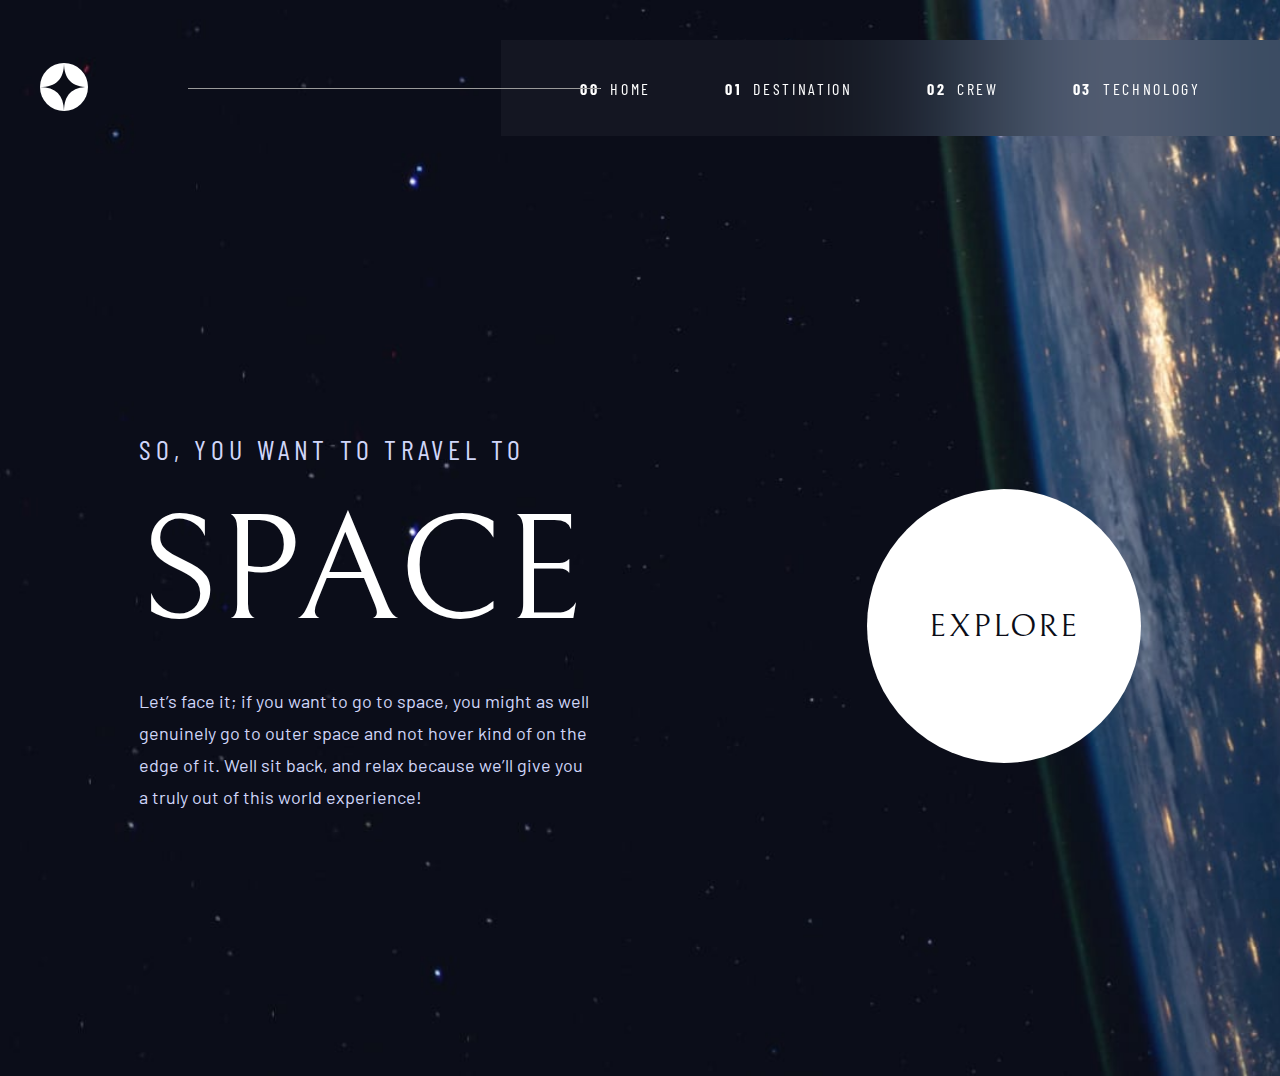
<file: starter-code/index.html>
<!DOCTYPE html>
<html lang="en">
<head>
  <meta charset="UTF-8">
  <meta http-equiv="X-UA-Compatible" content="IE=edge">
  <meta name="viewport" content="width=device-width, initial-scale=1.0">

  <link rel="preconnect" href="https://fonts.googleapis.com">
  <link rel="preconnect" href="https://fonts.gstatic.com" crossorigin>
  <link href="https://fonts.googleapis.com/css2?family=Barlow&family=Barlow+Condensed:wght@400;700&family=Bellefair&display=swap" rel="stylesheet">

  <link rel="icon" type="image/png" sizes="32x32" href="./assets/favicon-32x32.png">
  <link rel="stylesheet" href="../starter-code/css/reset.css">
  <link rel="stylesheet" href="../starter-code/css/index.css">
  <link rel="stylesheet" href="../starter-code/css/navgation.css">
  <link rel="stylesheet" href="../starter-code/css/button.css">
  <link rel="stylesheet" href="../starter-code/css/body-index.css">
  
  <title>Frontend Mentor | Space tourism website</title>
</head>
<body>

  <header>
    <div class="div-head">
      <a href="#" target="_blank"><img src="/starter-code/assets/shared/logo.svg" alt="logo image"></a> 
      <hr>
      <nav class="navgation-head">
        <div class="wrap-anchor">
          <a class="a-nav" href="index.html"> <span class="nav-span">00</span> Home</a>
          <a class="a-nav" href="destination-moon.html"> <span class="nav-span">01</span> Destination</a>
          <a class="a-nav" href="crew-commander.html"> <span class="nav-span">02</span> Crew</a>
          <a class="a-nav" href="technology-vehicle.html"> <span class="nav-span">03</span> Technology</a>
        </div>
      </nav>
    </div>
  </header>

  <section class="inicial-div">
    <div class="wrap-principal">
      <h2 class="heading-2">So, you want to travel to</h2>  
      <h1 class="heading-1">Space</h1>
      <p class="paragraph-1">
        Let’s face it; if you want to go to space, you might as well genuinely go to 
        outer space and not hover kind of on the edge of it. Well sit back, and relax 
        because we’ll give you a truly out of this world experience!
      </p>
    </div> 


    <a class="circle-explore" href="destination-moon.html">Explore</a>

  </section>
</body>
</html>
</file>
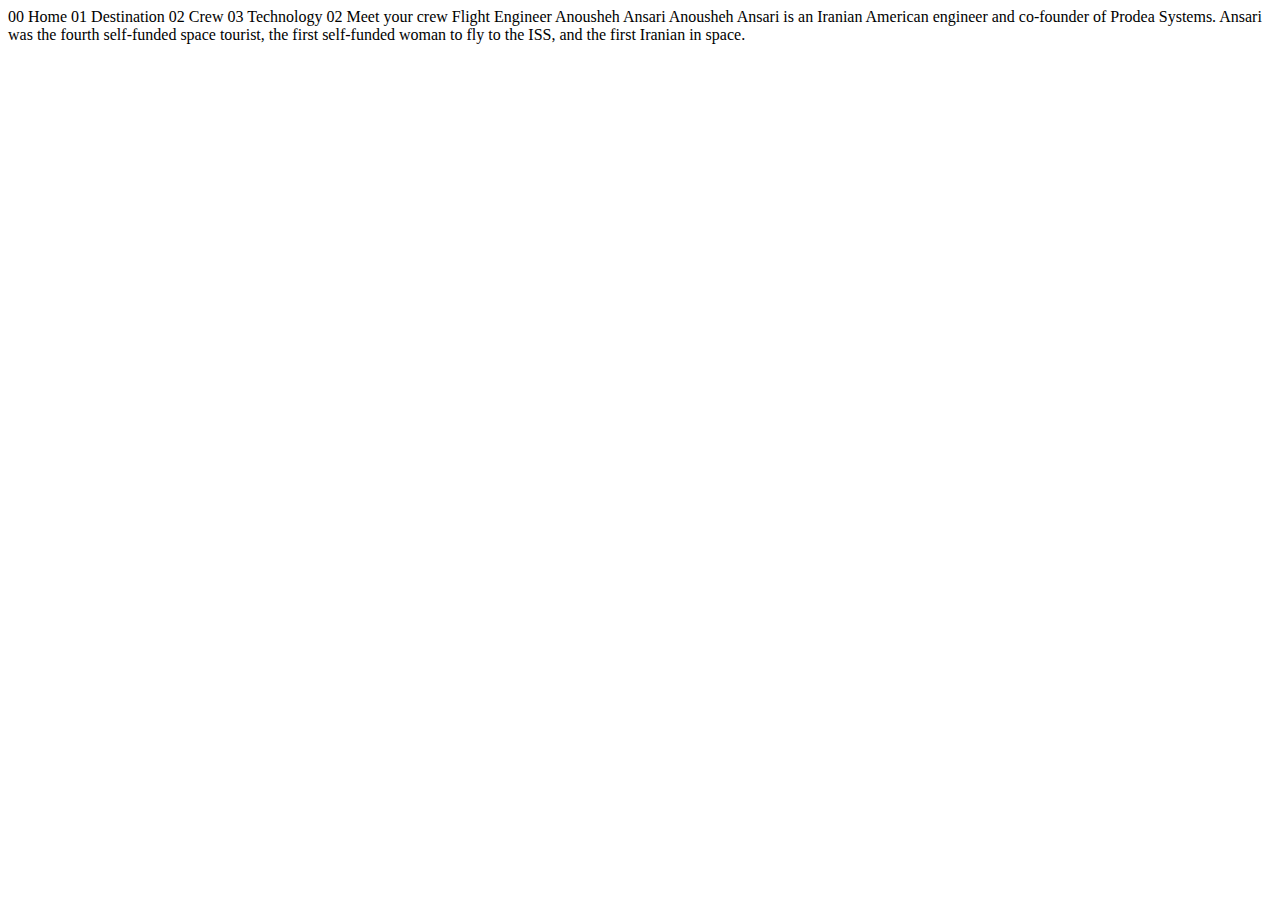
<file: starter-code/crew-engineer.html>
<!DOCTYPE html>
<html lang="en">
<head>
  <meta charset="UTF-8">
  <meta name="viewport" content="width=device-width, initial-scale=1.0">

  <link rel="icon" type="image/png" sizes="32x32" href="./assets/favicon-32x32.png">
  
  <title>Frontend Mentor | Space tourism website</title>
</head>
<body>

  00 Home
  01 Destination
  02 Crew
  03 Technology

  02 Meet your crew

  Flight Engineer
  Anousheh Ansari

  Anousheh Ansari is an Iranian American engineer and co-founder of Prodea Systems. 
  Ansari was the fourth self-funded space tourist, the first self-funded woman to 
  fly to the ISS, and the first Iranian in space. 
</body>
</html>
</file>
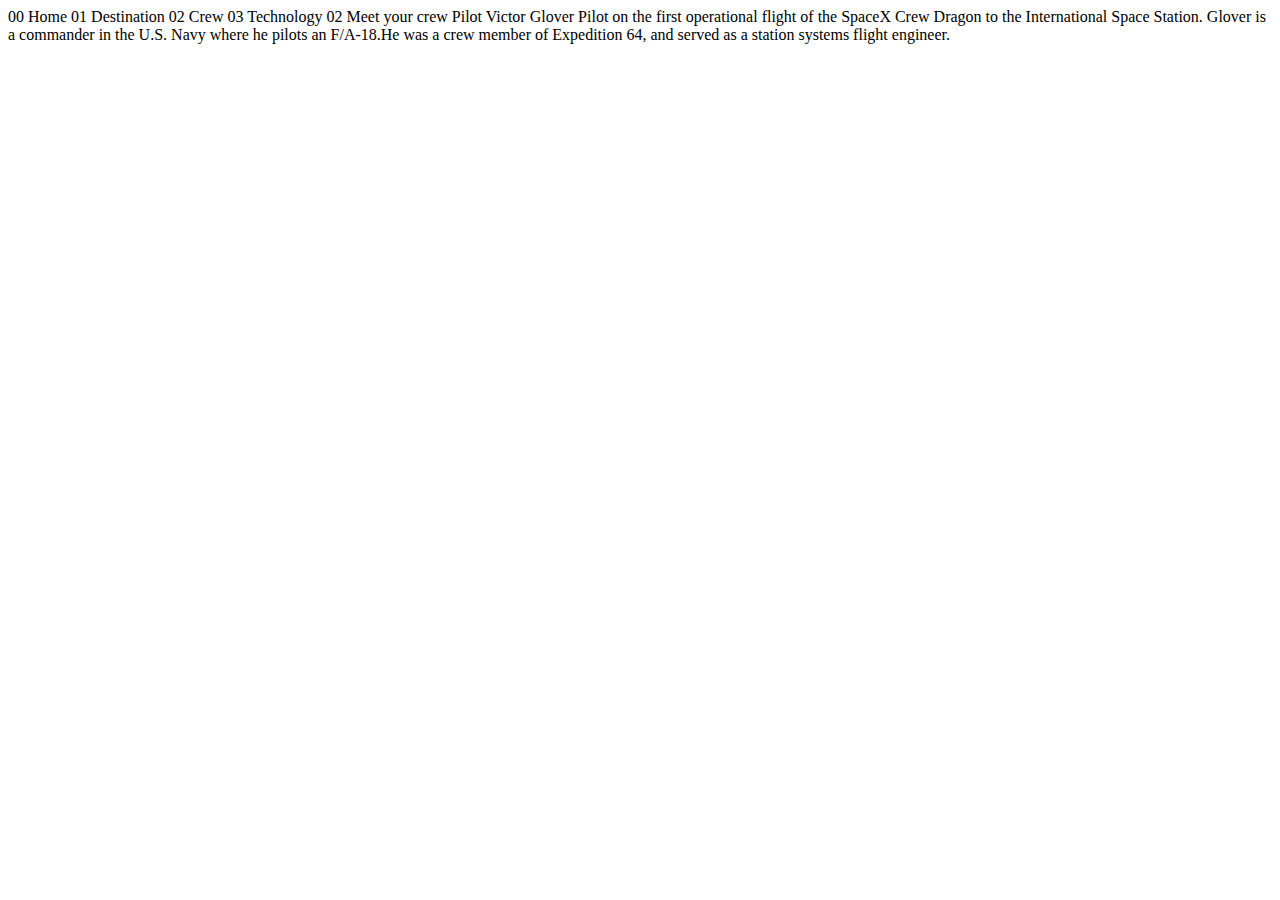
<file: starter-code/crew-pilot.html>
<!DOCTYPE html>
<html lang="en">
<head>
  <meta charset="UTF-8">
  <meta name="viewport" content="width=device-width, initial-scale=1.0">

  <link rel="icon" type="image/png" sizes="32x32" href="./assets/favicon-32x32.png">
  
  <title>Frontend Mentor | Space tourism website</title>
</head>
<body>

  00 Home
  01 Destination
  02 Crew
  03 Technology

  02 Meet your crew

  Pilot
  Victor Glover

  Pilot on the first operational flight of the SpaceX Crew Dragon to the 
  International Space Station. Glover is a commander in the U.S. Navy where 
  he pilots an F/A-18.He was a crew member of Expedition 64, and served as a 
  station systems flight engineer. 
</body>
</html>
</file>
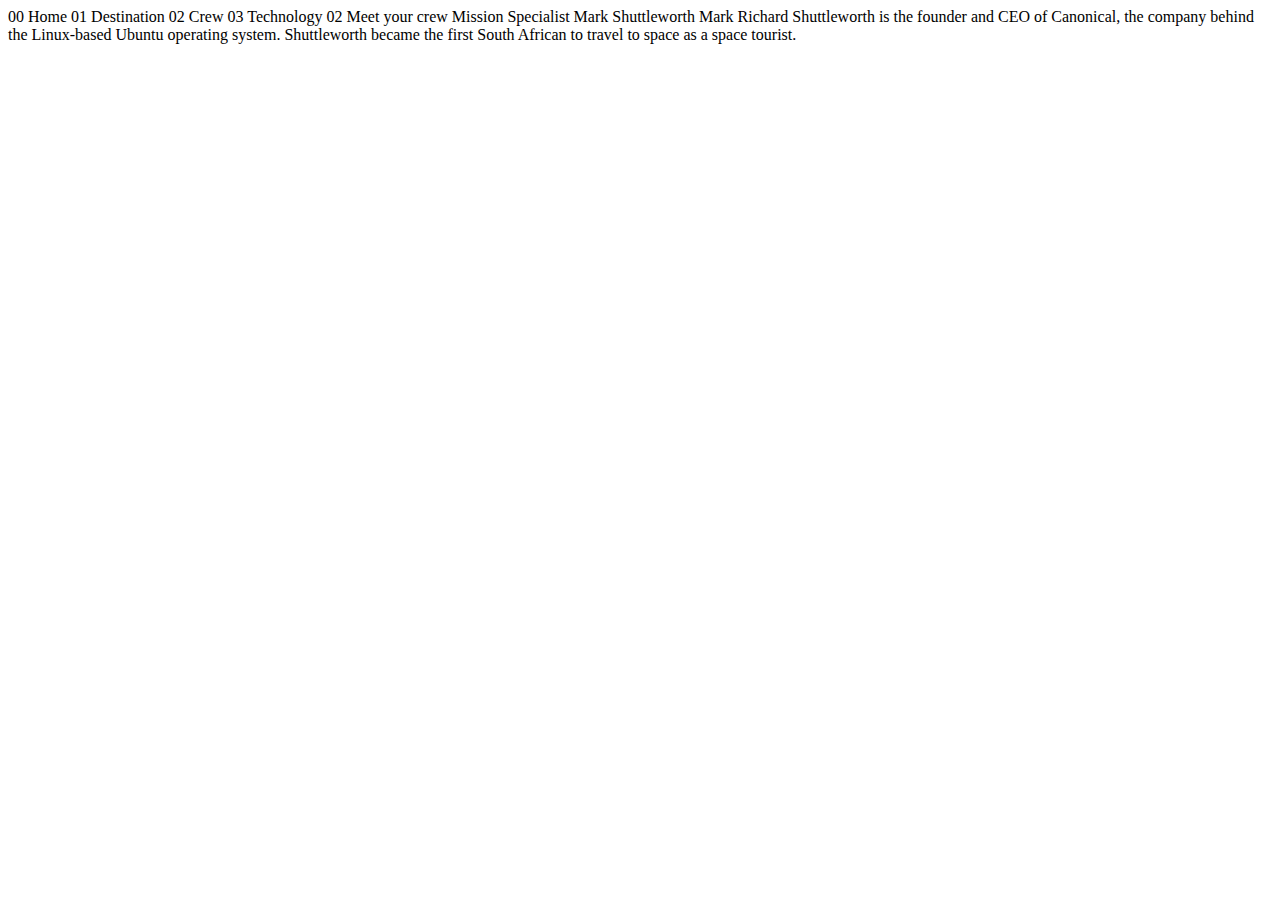
<file: starter-code/crew-specialist.html>
<!DOCTYPE html>
<html lang="en">
<head>
  <meta charset="UTF-8">
  <meta name="viewport" content="width=device-width, initial-scale=1.0">

  <link rel="icon" type="image/png" sizes="32x32" href="./assets/favicon-32x32.png">
  
  <title>Frontend Mentor | Space tourism website</title>
</head>
<body>

  00 Home
  01 Destination
  02 Crew
  03 Technology

  02 Meet your crew

  Mission Specialist
  Mark Shuttleworth

  Mark Richard Shuttleworth is the founder and CEO of Canonical, the company behind 
  the Linux-based Ubuntu operating system. Shuttleworth became the first South 
  African to travel to space as a space tourist.
</body>
</html>
</file>
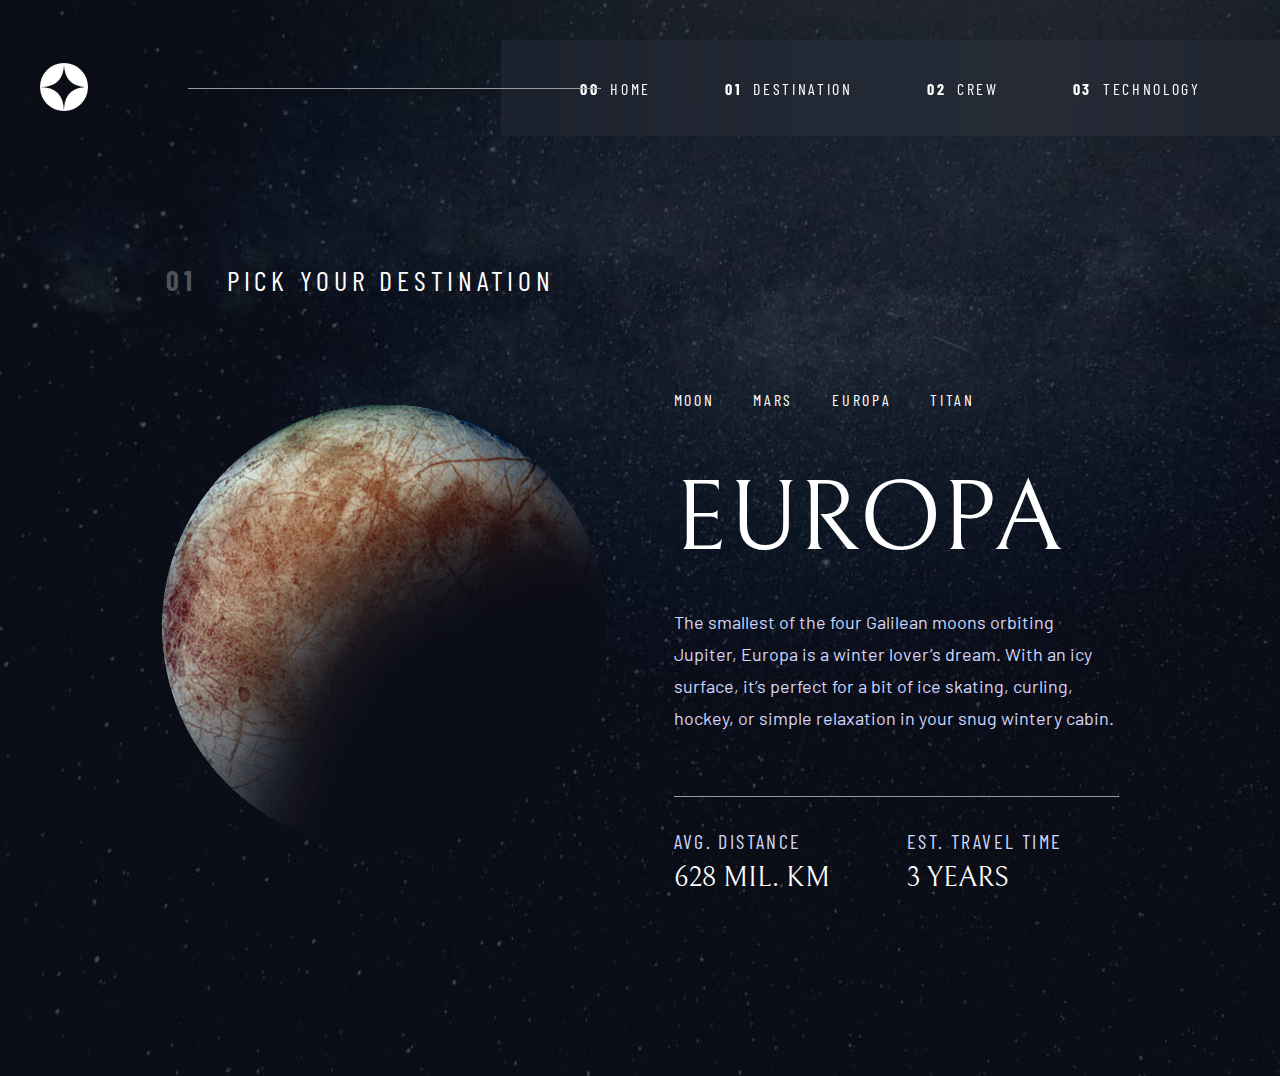
<file: starter-code/destination-europa.html>
<!DOCTYPE html>
<html lang="en">

<head>
  <meta charset="UTF-8">
  <meta http-equiv="X-UA-Compatible" content="IE=edge">
  <meta name="viewport" content="width=device-width, initial-scale=1.0">

  <link rel="preconnect" href="https://fonts.googleapis.com">
  <link rel="preconnect" href="https://fonts.gstatic.com" crossorigin>
  <link
    href="https://fonts.googleapis.com/css2?family=Barlow&family=Barlow+Condensed:wght@400;700&family=Bellefair&display=swap"
    rel="stylesheet">

  <link rel="icon" type="image/png" sizes="32x32" href="./assets/favicon-32x32.png">
  <link rel="stylesheet" href="../starter-code/css/reset.css">
  <link rel="stylesheet" href="../starter-code/css/destination.css">
  <link rel="stylesheet" href="../starter-code/css/navgation.css">
  <link rel="stylesheet" href="../starter-code/css/button.css">
  <link rel="stylesheet" href="../starter-code/css/body-index.css">
  <link rel="stylesheet" href="../starter-code/css/body-destination.css">


  <title>Frontend Mentor | Space tourism website</title>
</head>

<body>

  <header>
    <div class="div-head">
      <a href="#" target="_blank"><img src="/starter-code/assets/shared/logo.svg" alt="logo image"></a>
      <hr>
      <nav class="navgation-head">
        <div class="wrap-anchor">
          <a class="a-nav" href="index.html"> <span class="nav-span">00</span> Home</a>
          <a class="a-nav" href="destination-moon.html"> <span class="nav-span">01</span> Destination</a>
          <a class="a-nav" href="crew-commander.html"> <span class="nav-span">02</span> Crew</a>
          <a class="a-nav" href="technology-vehicle.html"> <span class="nav-span">03</span> Technology</a>
        </div>
      </nav>
    </div>
  </header>

  <section class="inicial-div destination-div">

    <h2 class="heading-2 heading2-destination"><span class="dest-span">01</span>Pick your destination</h2>
    <img src="../starter-code/assets/destination/image-europa.png" alt="Europe">

    <div class="wrap-destination">
      <div class="nav-destination">
        <div>
          <a class="a-dest" href="destination-moon.html">Moon</a>
          <a class="a-dest" href="destination-mars.html">Mars</a>
          <a class="a-dest" href="destination-europa.html">Europa</a>
          <a class="a-dest" href="destination-titan.html">Titan</a>
        </div>
      </div>

      <h1 class="heading-1 heading1-destination">Europa</h1>

      <p class="paragraph-1 p-dest">The smallest of the four Galilean moons orbiting Jupiter, Europa is a 
        winter lover’s dream. With an icy surface, it’s perfect for a bit of 
        ice skating, curling, hockey, or simple relaxation in your snug 
        wintery cabin.</p>

      <hr class="hr-dest">
      <div class="distance">
        <div class="wrap-distance">
          <h3 class="h3-dest">Avg. distance</h3>
          <p class="p-distance">628 mil. km</p>
        </div>

        <div class="wrap-distance">
          <h3 class="h3-dest">Est. travel time</h3>
          <p class="p-distance">3 years</p>
        </div>
      </div>
    </div>

  </section>
</body>

</html>
</file>
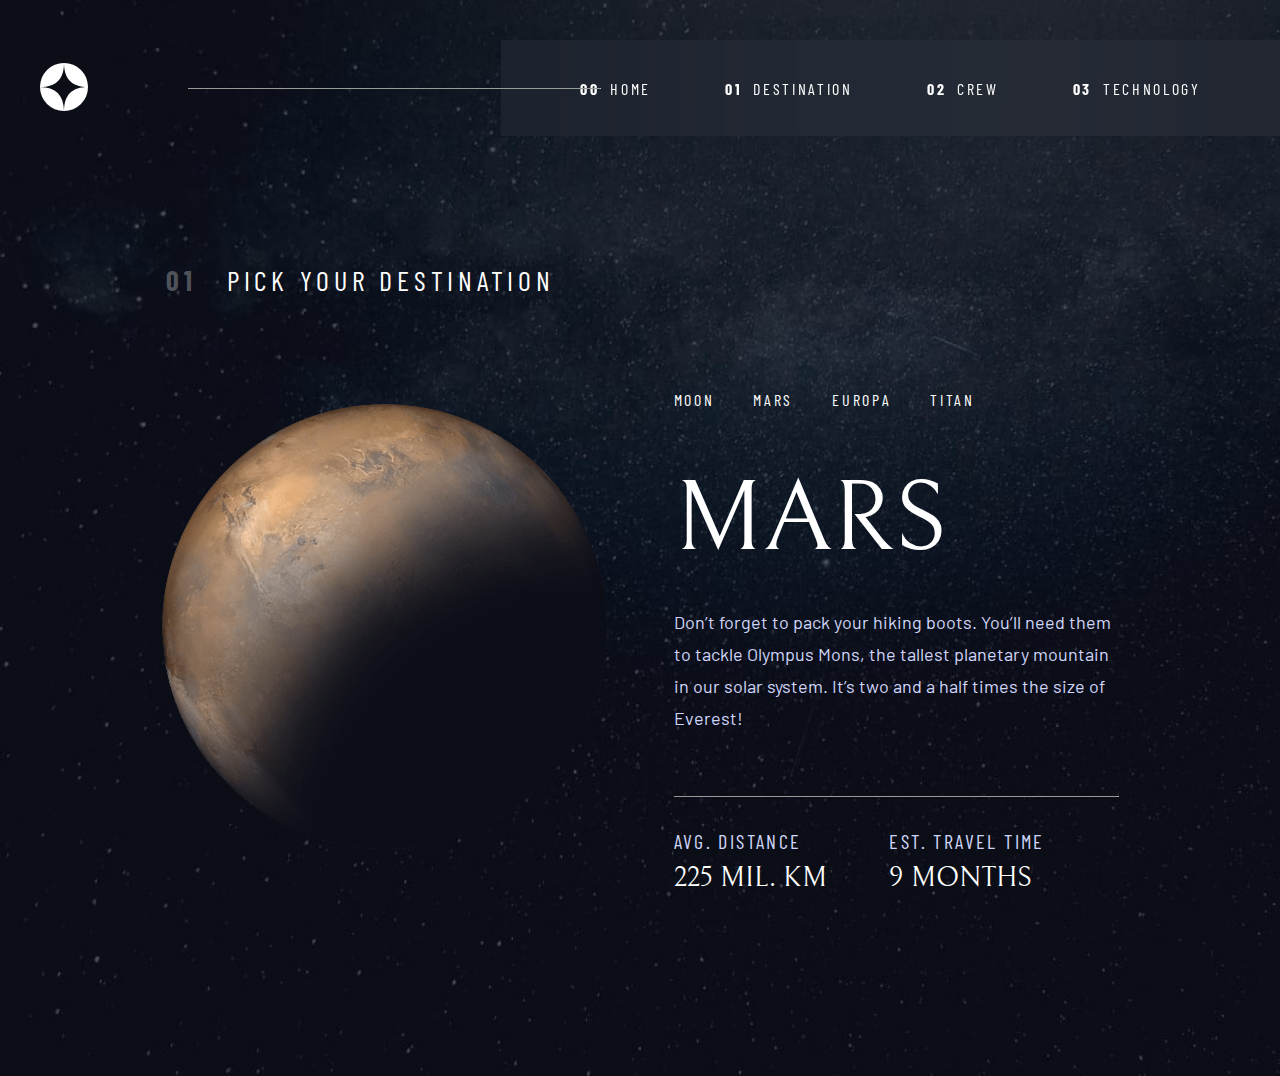
<file: starter-code/destination-mars.html>
<!DOCTYPE html>
<html lang="en">

<head>
  <meta charset="UTF-8">
  <meta http-equiv="X-UA-Compatible" content="IE=edge">
  <meta name="viewport" content="width=device-width, initial-scale=1.0">

  <link rel="preconnect" href="https://fonts.googleapis.com">
  <link rel="preconnect" href="https://fonts.gstatic.com" crossorigin>
  <link
    href="https://fonts.googleapis.com/css2?family=Barlow&family=Barlow+Condensed:wght@400;700&family=Bellefair&display=swap"
    rel="stylesheet">

  <link rel="icon" type="image/png" sizes="32x32" href="./assets/favicon-32x32.png">
  <link rel="stylesheet" href="../starter-code/css/reset.css">
  <link rel="stylesheet" href="../starter-code/css/destination.css">
  <link rel="stylesheet" href="../starter-code/css/navgation.css">
  <link rel="stylesheet" href="../starter-code/css/button.css">
  <link rel="stylesheet" href="../starter-code/css/body-index.css">
  <link rel="stylesheet" href="../starter-code/css/body-destination.css">


  <title>Frontend Mentor | Space tourism website</title>
</head>

<body>

  <header>
    <div class="div-head">
      <a href="#" target="_blank"><img src="/starter-code/assets/shared/logo.svg" alt="logo image"></a>
      <hr>
      <nav class="navgation-head">
        <div class="wrap-anchor">
          <a class="a-nav" href="index.html"> <span class="nav-span">00</span> Home</a>
          <a class="a-nav" href="destination-moon.html"> <span class="nav-span">01</span> Destination</a>
          <a class="a-nav" href="crew-commander.html"> <span class="nav-span">02</span> Crew</a>
          <a class="a-nav" href="technology-vehicle.html"> <span class="nav-span">03</span> Technology</a>
        </div>
      </nav>
    </div>
  </header>

  <section class="inicial-div destination-div">

    <h2 class="heading-2 heading2-destination"><span class="dest-span">01</span>Pick your destination</h2>
    <img src="../starter-code/assets/destination/image-mars.png" alt="Mars">

    <div class="wrap-destination">
      <div class="nav-destination">
        <div>
          <a class="a-dest" href="destination-moon.html">Moon</a>
          <a class="a-dest" href="destination-mars.html">Mars</a>
          <a class="a-dest" href="destination-europa.html">Europa</a>
          <a class="a-dest" href="destination-titan.html">Titan</a>
        </div>
      </div>

      <h1 class="heading-1 heading1-destination">Mars</h1>

      <p class="paragraph-1 p-dest">Don’t forget to pack your hiking boots. You’ll need them to tackle Olympus Mons, 
        the tallest planetary mountain in our solar system. It’s two and a half times 
        the size of Everest!</p>

      <hr class="hr-dest">
      <div class="distance">
        <div class="wrap-distance">
          <h3 class="h3-dest">Avg. distance</h3>
          <p class="p-distance">225 mil. km</p>
        </div>

        <div class="wrap-distance">
          <h3 class="h3-dest">Est. travel time</h3>
          <p class="p-distance">9 months</p>
        </div>
      </div>
    </div>

  </section>
</body>

</html>
</file>
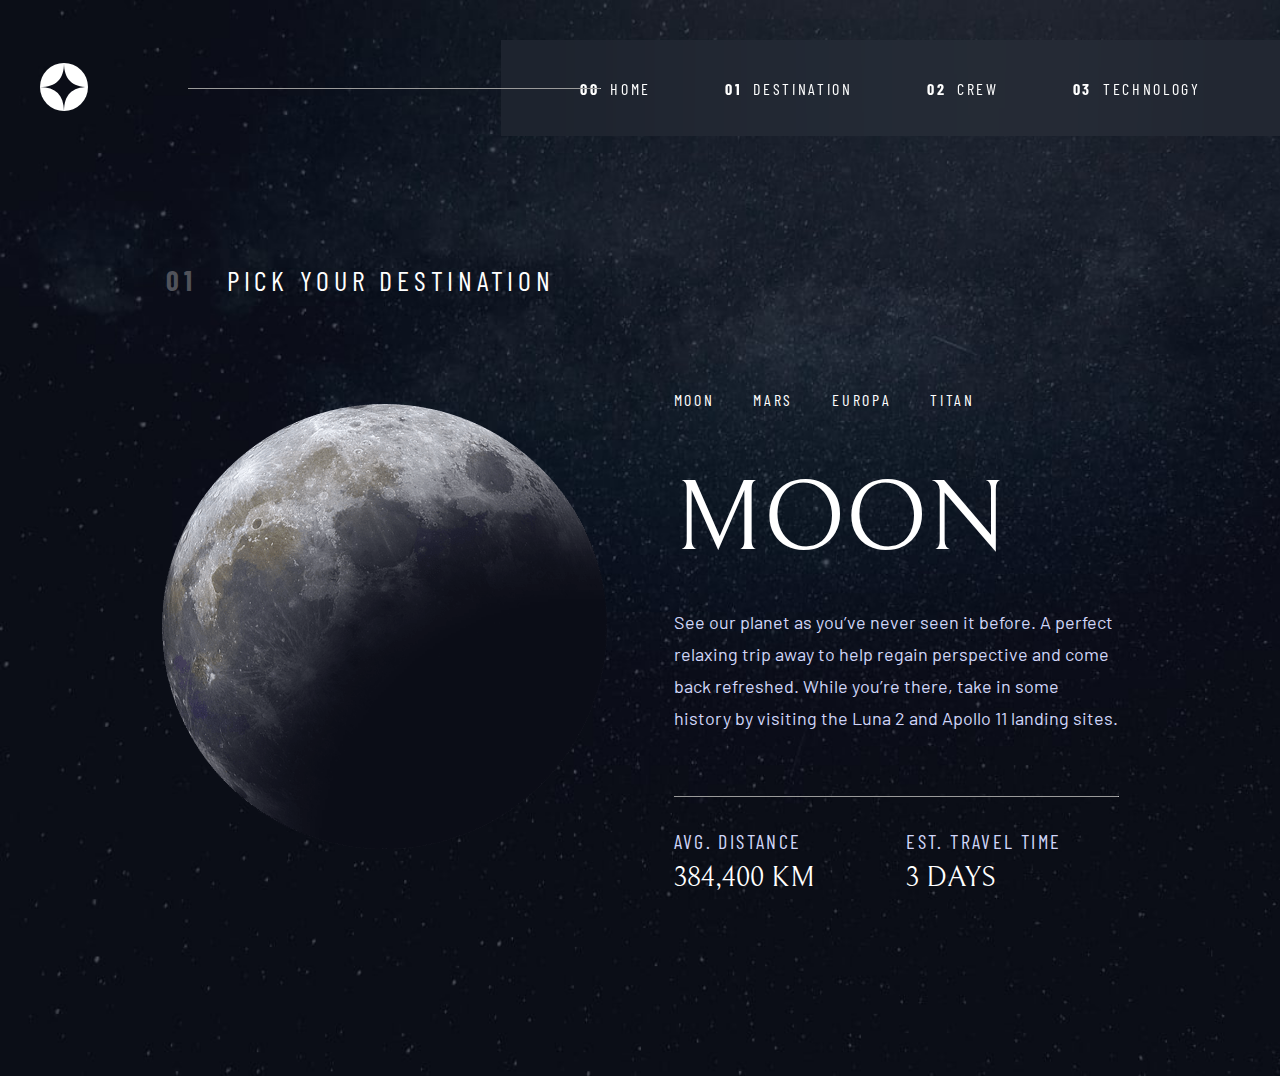
<file: starter-code/destination-moon.html>
<!DOCTYPE html>
<html lang="en">

<head>
  <meta charset="UTF-8">
  <meta http-equiv="X-UA-Compatible" content="IE=edge">
  <meta name="viewport" content="width=device-width, initial-scale=1.0">

  <link rel="preconnect" href="https://fonts.googleapis.com">
  <link rel="preconnect" href="https://fonts.gstatic.com" crossorigin>
  <link
    href="https://fonts.googleapis.com/css2?family=Barlow&family=Barlow+Condensed:wght@400;700&family=Bellefair&display=swap"
    rel="stylesheet">

  <link rel="icon" type="image/png" sizes="32x32" href="./assets/favicon-32x32.png">
  <link rel="stylesheet" href="../starter-code/css/reset.css">
  <link rel="stylesheet" href="../starter-code/css/destination.css">
  <link rel="stylesheet" href="../starter-code/css/navgation.css">
  <link rel="stylesheet" href="../starter-code/css/button.css">
  <link rel="stylesheet" href="../starter-code/css/body-index.css">
  <link rel="stylesheet" href="../starter-code/css/body-destination.css">


  <title>Frontend Mentor | Space tourism website</title>
</head>

<body>

  <header>
    <div class="div-head">
      <a href="#" target="_blank"><img src="/starter-code/assets/shared/logo.svg" alt="logo image"></a>
      <hr>
      <nav class="navgation-head">
        <div class="wrap-anchor">
          <a class="a-nav" href="index.html"> <span class="nav-span">00</span> Home</a>
          <a class="a-nav" href="destination-moon.html"> <span class="nav-span">01</span> Destination</a>
          <a class="a-nav" href="crew-commander.html"> <span class="nav-span">02</span> Crew</a>
          <a class="a-nav" href="technology-vehicle.html"> <span class="nav-span">03</span> Technology</a>
        </div>
      </nav>
    </div>
  </header>

  <section class="inicial-div destination-div">

    <h2 class="heading-2 heading2-destination"><span class="dest-span">01</span>Pick your destination</h2>
    <img src="../starter-code/assets/destination/image-moon.png" alt="Moon">

    <div class="wrap-destination">
      <div class="nav-destination">
        <div>
          <a class="a-dest" href="destination-moon.html">Moon</a>
          <a class="a-dest" href="destination-mars.html">Mars</a>
          <a class="a-dest" href="destination-europa.html">Europa</a>
          <a class="a-dest" href="destination-titan.html">Titan</a>
        </div>
      </div>

      <h1 class="heading-1 heading1-destination">Moon</h1>

      <p class="paragraph-1 p-dest">See our planet as you’ve never seen it before. A perfect relaxing trip away to help
        regain perspective and come back refreshed. While you’re there, take in some history
        by visiting the Luna 2 and Apollo 11 landing sites.</p>

      <hr class="hr-dest">
      <div class="distance">
        <div class="wrap-distance">
          <h3 class="h3-dest">Avg. distance</h3>
          <p class="p-distance">384,400 km</p>
        </div>

        <div class="wrap-distance">
          <h3 class="h3-dest">Est. travel time</h3>
          <p class="p-distance">3 days</p>
        </div>
      </div>
    </div>

  </section>
</body>

</html>
</file>
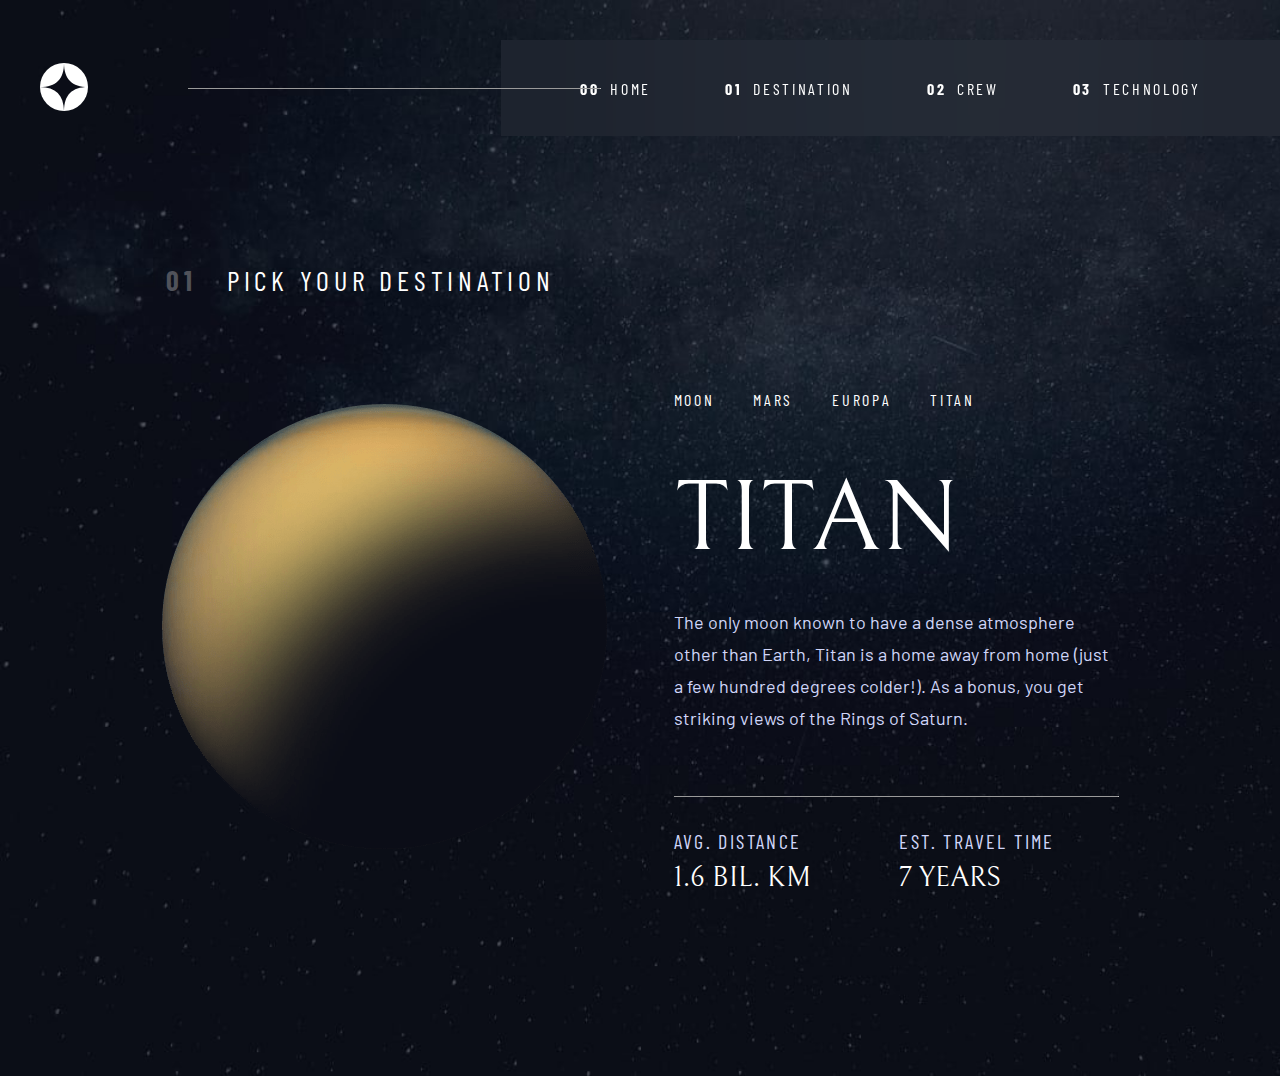
<file: starter-code/destination-titan.html>
<!DOCTYPE html>
<html lang="en">

<head>
  <meta charset="UTF-8">
  <meta http-equiv="X-UA-Compatible" content="IE=edge">
  <meta name="viewport" content="width=device-width, initial-scale=1.0">

  <link rel="preconnect" href="https://fonts.googleapis.com">
  <link rel="preconnect" href="https://fonts.gstatic.com" crossorigin>
  <link
    href="https://fonts.googleapis.com/css2?family=Barlow&family=Barlow+Condensed:wght@400;700&family=Bellefair&display=swap"
    rel="stylesheet">

  <link rel="icon" type="image/png" sizes="32x32" href="./assets/favicon-32x32.png">
  <link rel="stylesheet" href="../starter-code/css/reset.css">
  <link rel="stylesheet" href="../starter-code/css/destination.css">
  <link rel="stylesheet" href="../starter-code/css/navgation.css">
  <link rel="stylesheet" href="../starter-code/css/button.css">
  <link rel="stylesheet" href="../starter-code/css/body-index.css">
  <link rel="stylesheet" href="../starter-code/css/body-destination.css">


  <title>Frontend Mentor | Space tourism website</title>
</head>

<body>

  <header>
    <div class="div-head">
      <a href="#" target="_blank"><img src="/starter-code/assets/shared/logo.svg" alt="logo image"></a>
      <hr>
      <nav class="navgation-head">
        <div class="wrap-anchor">
          <a class="a-nav" href="index.html"> <span class="nav-span">00</span> Home</a>
          <a class="a-nav" href="destination-moon.html"> <span class="nav-span">01</span> Destination</a>
          <a class="a-nav" href="crew-commander.html"> <span class="nav-span">02</span> Crew</a>
          <a class="a-nav" href="technology-vehicle.html"> <span class="nav-span">03</span> Technology</a>
        </div>
      </nav>
    </div>
  </header>

  <section class="inicial-div destination-div">

    <h2 class="heading-2 heading2-destination"><span class="dest-span">01</span>Pick your destination</h2>
    <img src="../starter-code/assets/destination/image-titan.png" alt="Titan">

    <div class="wrap-destination">
      <div class="nav-destination">
        <div>
          <a class="a-dest" href="destination-moon.html">Moon</a>
          <a class="a-dest" href="destination-mars.html">Mars</a>
          <a class="a-dest" href="destination-europa.html">Europa</a>
          <a class="a-dest" href="destination-titan.html">Titan</a>
        </div>
      </div>

      <h1 class="heading-1 heading1-destination">Titan</h1>

      <p class="paragraph-1 p-dest">The only moon known to have a dense atmosphere other than Earth, Titan 
        is a home away from home (just a few hundred degrees colder!). As a 
        bonus, you get striking views of the Rings of Saturn.</p>

      <hr class="hr-dest">
      <div class="distance">
        <div class="wrap-distance">
          <h3 class="h3-dest">Avg. distance</h3>
          <p class="p-distance">1.6 bil. km</p>
        </div>

        <div class="wrap-distance">
          <h3 class="h3-dest">Est. travel time</h3>
          <p class="p-distance">7 years</p>
        </div>
      </div>
    </div>

  </section>
</body>

</html>
</file>
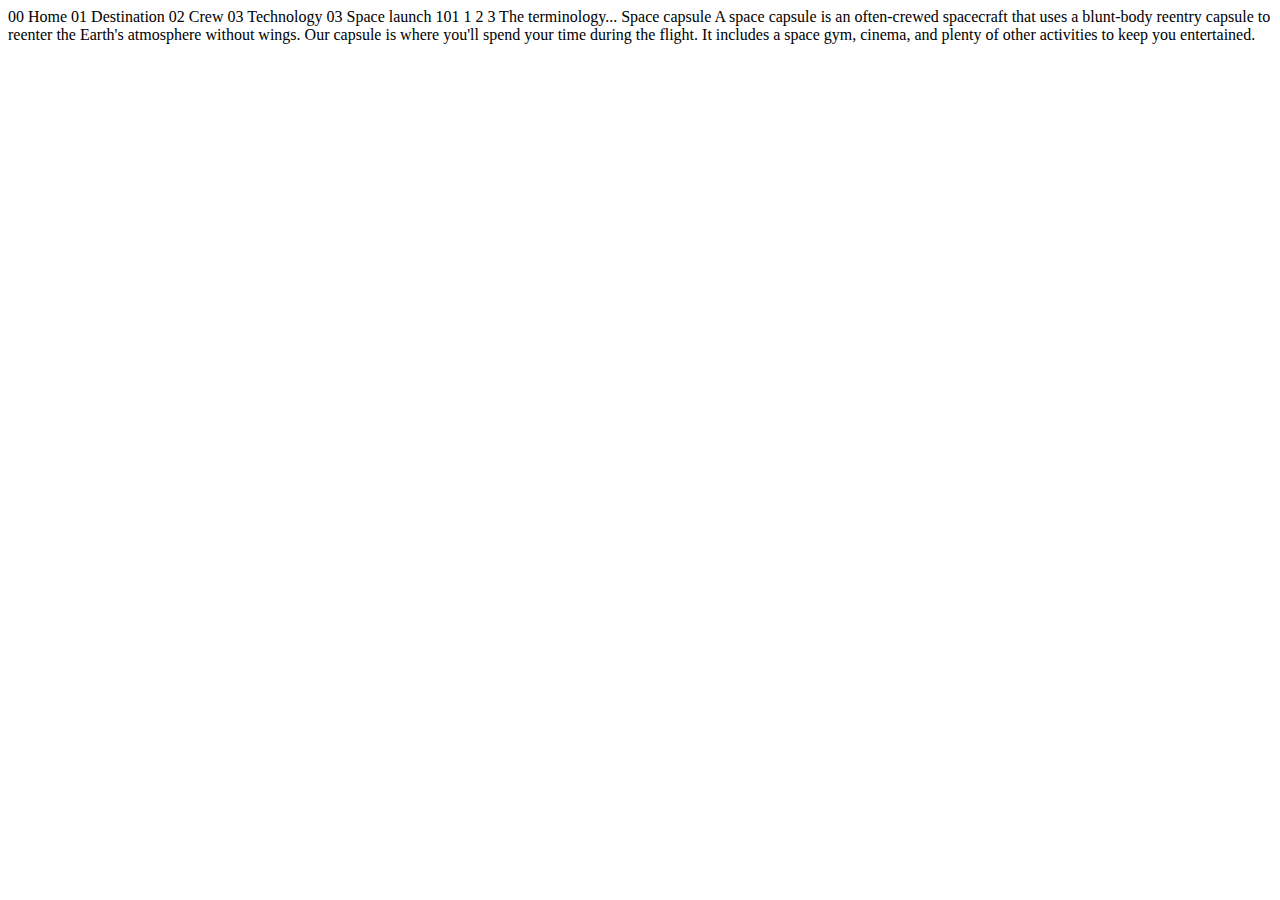
<file: starter-code/technology-capsule.html>
<!DOCTYPE html>
<html lang="en">
<head>
  <meta charset="UTF-8">
  <meta name="viewport" content="width=device-width, initial-scale=1.0">

  <link rel="icon" type="image/png" sizes="32x32" href="./assets/favicon-32x32.png">
  
  <title>Frontend Mentor | Space tourism website</title>
</head>
<body>

  00 Home
  01 Destination
  02 Crew
  03 Technology

  03 Space launch 101

  1
  2
  3

  The terminology...
  Space capsule

  A space capsule is an often-crewed spacecraft that uses a blunt-body reentry 
  capsule to reenter the Earth's atmosphere without wings. Our capsule is where 
  you'll spend your time during the flight. It includes a space gym, cinema, 
  and plenty of other activities to keep you entertained.
</body>
</html>
</file>
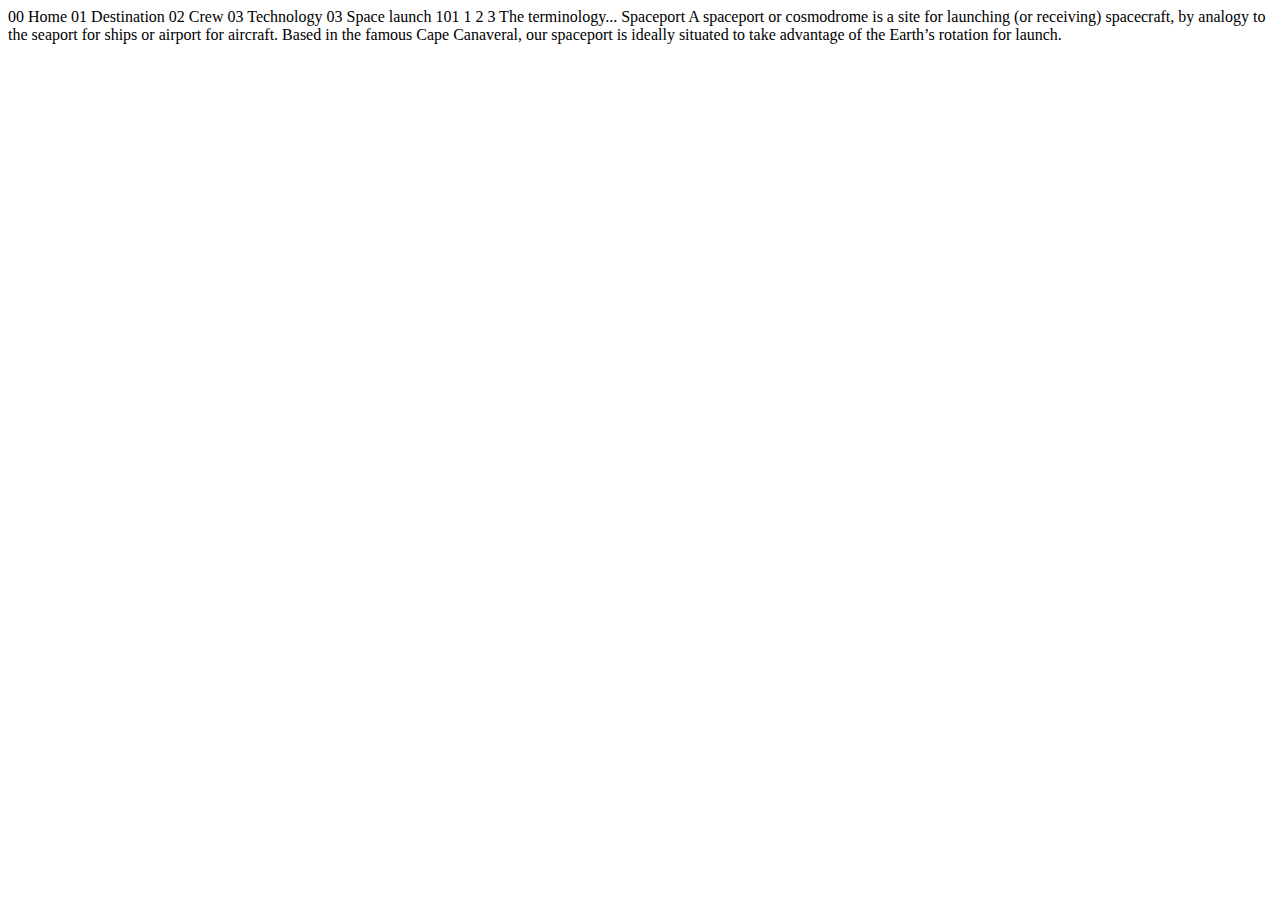
<file: starter-code/technology-spaceport.html>
<!DOCTYPE html>
<html lang="en">
<head>
  <meta charset="UTF-8">
  <meta name="viewport" content="width=device-width, initial-scale=1.0">

  <link rel="icon" type="image/png" sizes="32x32" href="./assets/favicon-32x32.png">
  
  <title>Frontend Mentor | Space tourism website</title>
</head>
<body>

  00 Home
  01 Destination
  02 Crew
  03 Technology

  03 Space launch 101

  1
  2
  3

  The terminology...
  Spaceport

  A spaceport or cosmodrome is a site for launching (or receiving) spacecraft, 
  by analogy to the seaport for ships or airport for aircraft. Based in the 
  famous Cape Canaveral, our spaceport is ideally situated to take advantage 
  of the Earth’s rotation for launch.
</body>
</html>
</file>
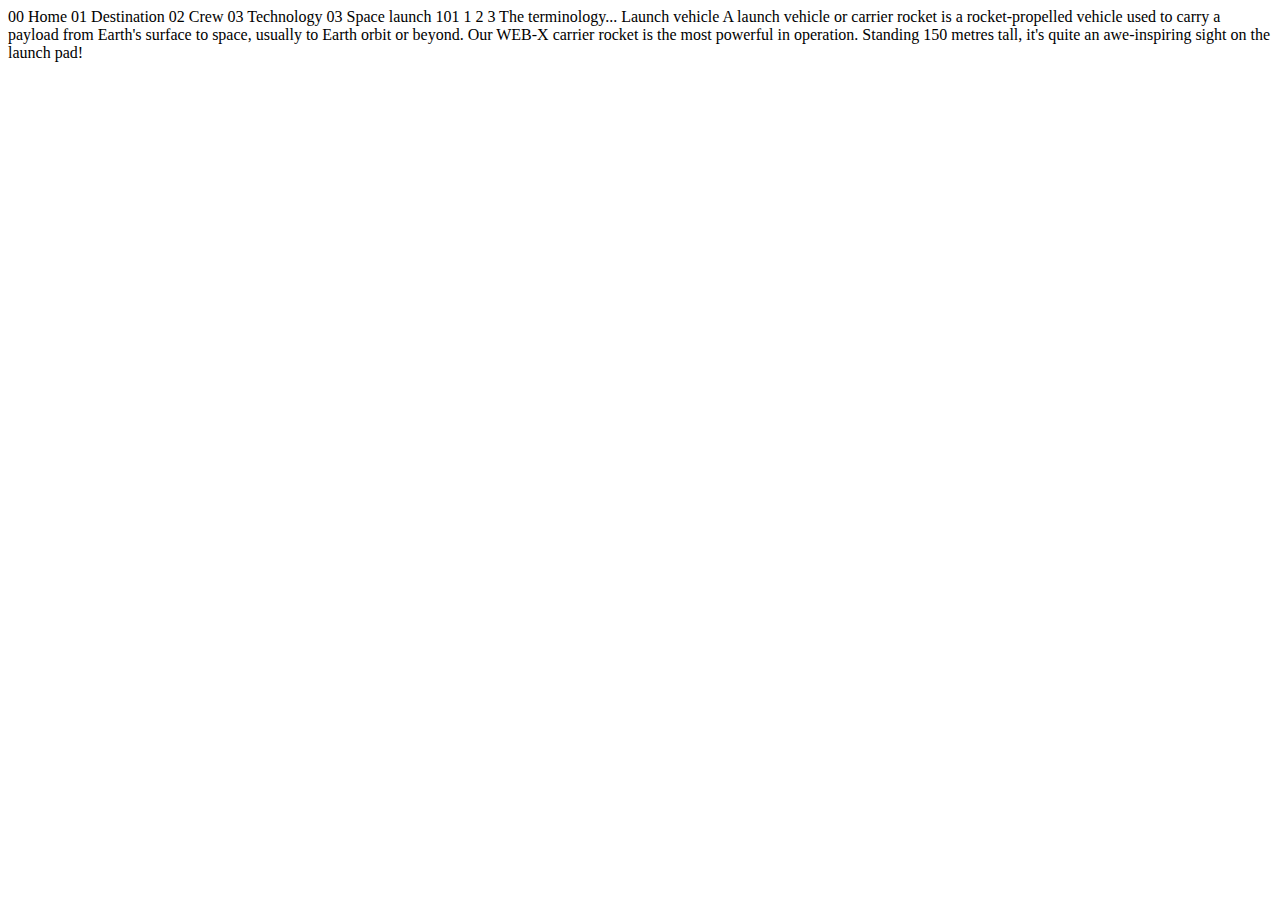
<file: starter-code/technology-vehicle.html>
<!DOCTYPE html>
<html lang="en">
<head>
  <meta charset="UTF-8">
  <meta name="viewport" content="width=device-width, initial-scale=1.0">

  <link rel="icon" type="image/png" sizes="32x32" href="./assets/favicon-32x32.png">
  
  <title>Frontend Mentor | Space tourism website</title>
</head>
<body>

  00 Home
  01 Destination
  02 Crew
  03 Technology

  03 Space launch 101

  1
  2
  3

  The terminology...
  Launch vehicle

  A launch vehicle or carrier rocket is a rocket-propelled vehicle used to carry a 
  payload from Earth's surface to space, usually to Earth orbit or beyond. Our 
  WEB-X carrier rocket is the most powerful in operation. Standing 150 metres tall, 
  it's quite an awe-inspiring sight on the launch pad!
</body>
</html>
</file>
<file: starter-code/css/index.css>
body {
    background-image: url("../assets/home/background-home-desktop.jpg");
    background-repeat: no-repeat;
    background-size: cover;
}
</file>
<file: starter-code/css/navgation.css>
hr {
    width: 40%;
    border-bottom: none;
    position: relative;
    z-index: 1;
    left: 100px;
}

.a-nav {
    color: #FFFFFF;    
    text-decoration: none;
    font-family: 'Barlow Condensed';
    font-style: normal;
    font-weight: 400;
    font-size: 16px;
    line-height: 19px;
    letter-spacing: 2.7px;
    text-transform: uppercase;
    margin: 0 35px;
    padding-bottom: 36px;
}

.a-nav:hover {
    border-bottom: solid;
    border-color: #6e6e74;
}

.a-nav:active {
    border-bottom: solid;
    border-color: #FFFFFF;
}

.nav-span {
    font-family: 'Barlow Condensed';
    font-weight: 700;
    margin-right: 5px;
}

.div-head {
    height: 96px;
    display: flex;
    align-items: center;
    justify-content: space-between;
    margin: 40px 0 40px 40px;
}

.navgation-head {
    color: #FFFFFF;
    font-family: 'Bellefair';
    width: 940px;
    height: 96px;
    display: flex;
    align-items: center;
    justify-content: center;
    background: rgba(255, 255, 255, 0.04);
    backdrop-filter: blur(81.5485px);
}
</file>
<file: starter-code/css/button.css>
.circle-explore {
    align-items: center;
    background-color: #fff;
    border: none;
    border-radius: 50%;
    color: #0B0D17;
    cursor: pointer;
    display: flex;
    font-family: 'Bellefair';
    font-style: normal;
    font-size: 32px;
    font-weight: 400;
    height: 274px;
    justify-content: center;
    line-height: 37px;
    letter-spacing: 2px;
    text-decoration: none;
    text-transform: uppercase;
    transition: 0.3s;
    width: 274px;
}

.circle-explore:hover {
    box-shadow: 0 0 0 80px rgba(255, 255, 255, 0.1) ;
    transition: box-shadow 0.3s;
}
</file>
<file: starter-code/css/body-index.css>
.inicial-div {
    height: 100vh;
    display: flex;
    align-items: center;
    justify-content: space-around;
    position: relative;
}

.wrap-principal {
    width: 450px;
    height: 382px;
}

.heading-1 {
    color: #FFFFFF;
    font-family: 'Bellefair';
    font-style: normal;
    font-weight: 400;
    font-size: 150px;
    line-height: 172px;
    text-transform: uppercase;
    padding: 25px 0;
}

.heading-2 {
    color: #d0d6f9;
    font-family: 'Barlow Condensed';
    font-style: normal;
    font-size: 28px;
    letter-spacing: 4.75px;
    text-transform: uppercase;
}

.paragraph-1 {
    color: #D0D6F9;
    font-family: 'Barlow';
    font-style: normal;
    font-size: 18px;
    line-height: 32px;
}
</file>
<file: starter-code/css/destination.css>
body {
    background-image: url("../assets/destination/background-destination-desktop.jpg");
    background-repeat: no-repeat;
    background-size: cover;
}
</file>
<file: starter-code/css/body-destination.css>
.hr-dest {
    width: auto;
    position: static;
}


.destination-div {
    padding: 0 10%;
}

.wrap-destination {
    width: 445px;
    height: 472px;
}

.heading2-destination {
    color:#FFFFFF;
    position: absolute;
    top: 10%;
    left: 13%;
}

.heading1-destination {
    font-size: 100px;
    padding: 0;
}

.dest-span {
    font-weight: 700;
    margin-right: 30px;
    color: #50525a;
}

.nav-destination {
    display: flex;
    padding-bottom: 25px;
}

.a-dest {
    color: #FFFFFF;    
    text-decoration: none;
    font-family: 'Barlow Condensed';
    font-style: normal;
    font-weight: 400;
    font-size: 16px;
    line-height: 19px;
    letter-spacing: 2.7px;
    text-transform: uppercase;
    margin-right: 35px;
    padding-bottom: 12px;
}

.a-dest:hover {
    border-bottom: solid;
    border-color: #6e6e74;
}

.a-dest:active {
    border-bottom: solid;
    border-color: #FFFFFF;
}

.p-dest {
    padding-bottom: 54px;
}

.distance {
    display: flex;
}

.wrap-distance {
    display: flex;
    flex-direction: row;
    flex-wrap: wrap;
    row-gap: 12px;
    padding-top: 28px;
}

.h3-dest {
    color: #D0D6F9;
    font-family: 'Barlow Condensed';
    font-style: normal;
    font-weight: 400;
    font-size: 20px;
    line-height: 17px;
    letter-spacing: 2.4px;
    text-transform: uppercase;
}

.p-distance {
    color: #FFFFFF;
    font-family: 'Bellefair';
    font-style: normal;
    font-weight: 400;
    font-size: 28px;
    line-height: 32px;
    text-transform: uppercase;
}
</file>
